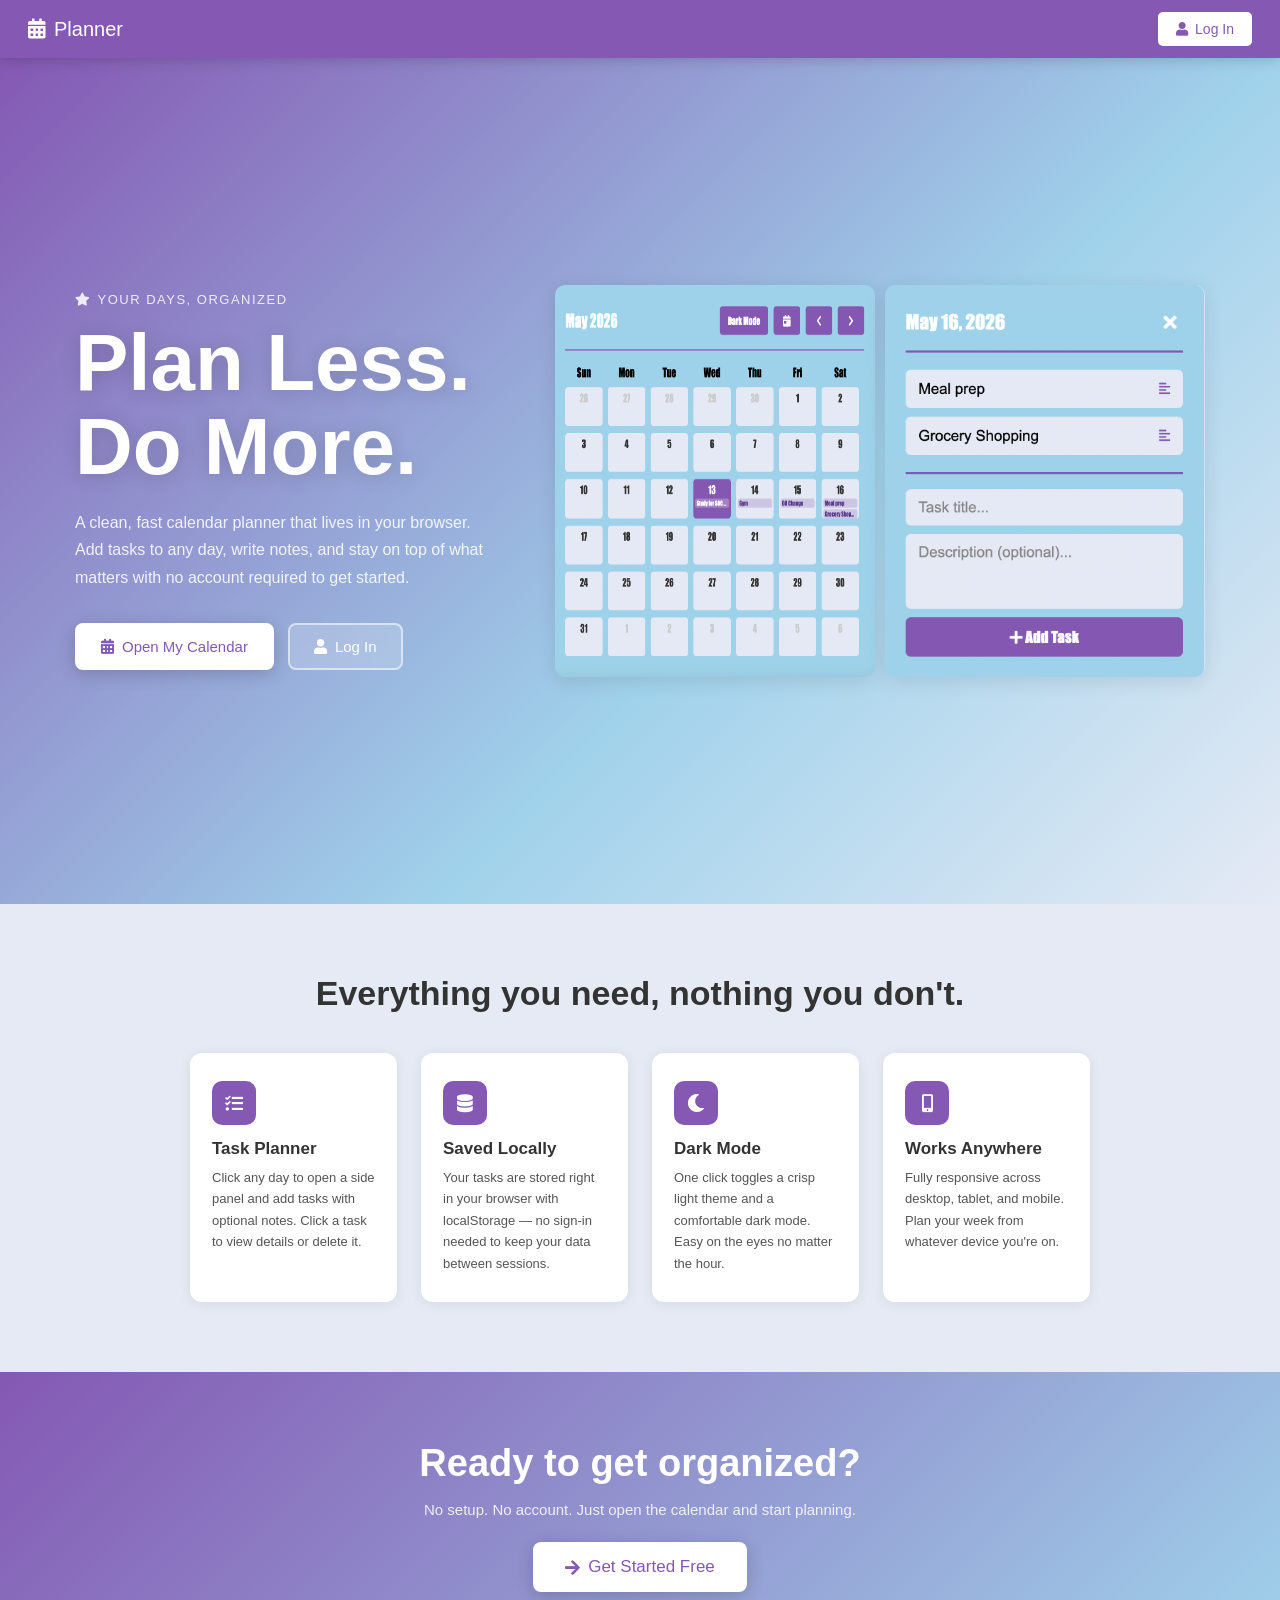
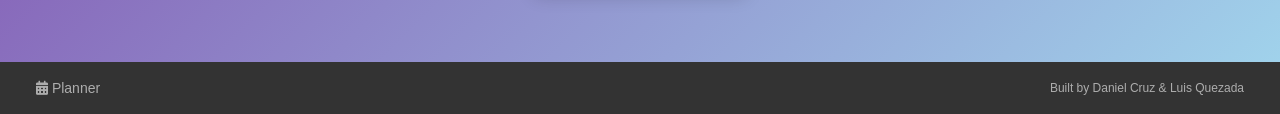
<file: index.html>
<!doctype html>
<html lang="en">
  <head>
    <meta charset="UTF-8" />
    <meta http-equiv="X-UA-Compatible" content="IE=edge" />
    <meta name="viewport" content="width=device-width, initial-scale=1.0" />
    <link rel="stylesheet" href="style.css" />
    <link
      rel="stylesheet"
      href="https://cdnjs.cloudflare.com/ajax/libs/font-awesome/5.15.3/css/all.min.css"
    />
    <title>Planner</title>
  </head>
  <body>
    <!-- TOP BAR -->
    <div class="topbar">
      <span class="topbar-logo"
        ><i class="fas fa-calendar-alt"></i> Planner</span
      >
      <button class="login-btn" id="login-btn">
        <i class="fas fa-user"></i> Log In
      </button>
    </div>

    <!-- HERO -->
    <section class="hero">
      <div class="hero-bg"></div>
      <div class="hero-content">
        <p class="hero-eyebrow">
          <i class="fas fa-star"></i> Your days, organized
        </p>
        <h1 class="hero-headline">Plan Less.<br />Do More.</h1>
        <p class="hero-sub">
          A clean, fast calendar planner that lives in your browser. Add tasks
          to any day, write notes, and stay on top of what matters with no
          account required to get started.
        </p>
        <div class="hero-actions">
          <a href="calendar.html" class="btn-primary"
            ><i class="fas fa-calendar-alt"></i> Open My Calendar</a
          >
          <button class="btn-ghost" id="hero-login-btn">
            <i class="fas fa-user"></i> Log In
          </button>
        </div>
      </div>
      <div class="hero-visual">
        <img src="cal.png" alt="Calendar preview" class="hero-mockup" />
        <img src="info.png" alt="Planner preview" class="hero-mockup" />
      </div>
    </section>

    <!-- FEATURES -->
    <section class="features">
      <h2 class="features-heading">Everything you need, nothing you don't.</h2>
      <div class="features-grid">
        <div class="feature-card">
          <div class="feature-icon"><i class="fas fa-tasks"></i></div>
          <h3>Task Planner</h3>
          <p>
            Click any day to open a side panel and add tasks with optional
            notes. Click a task to view details or delete it.
          </p>
        </div>
        <div class="feature-card">
          <div class="feature-icon"><i class="fas fa-database"></i></div>
          <h3>Saved Locally</h3>
          <p>
            Your tasks are stored right in your browser with localStorage — no
            sign-in needed to keep your data between sessions.
          </p>
        </div>
        <div class="feature-card">
          <div class="feature-icon"><i class="fas fa-moon"></i></div>
          <h3>Dark Mode</h3>
          <p>
            One click toggles a crisp light theme and a comfortable dark mode.
            Easy on the eyes no matter the hour.
          </p>
        </div>
        <div class="feature-card">
          <div class="feature-icon"><i class="fas fa-mobile-alt"></i></div>
          <h3>Works Anywhere</h3>
          <p>
            Fully responsive across desktop, tablet, and mobile. Plan your week
            from whatever device you're on.
          </p>
        </div>
      </div>
    </section>

    <!-- CTA BANNER -->
    <section class="cta-banner">
      <h2>Ready to get organized?</h2>
      <p>No setup. No account. Just open the calendar and start planning.</p>
      <a href="calendar.html" class="btn-primary large"
        ><i class="fas fa-arrow-right"></i> Get Started Free</a
      >
    </section>

    <!-- FOOTER -->
    <footer class="site-footer">
      <span><i class="fas fa-calendar-alt"></i> Planner</span>
      <span class="footer-copy">Built by Daniel Cruz & Luis Quezada</span>
    </footer>

    <!-- LOGIN MODAL -->
    <div class="modal-overlay" id="login-overlay">
      <div class="modal login-modal">
        <div class="modal-header">
          <span class="modal-title">Welcome Back</span>
          <button class="modal-close" id="login-modal-close">
            <i class="fas fa-times"></i>
          </button>
        </div>
        <p class="login-subtitle">Log in to sync your tasks across devices.</p>
        <div class="login-form">
          <div class="login-field">
            <label for="login-email"
              ><i class="fas fa-envelope"></i> Email</label
            >
            <input
              type="email"
              id="login-email"
              placeholder="your@email.com"
              autocomplete="email"
            />
          </div>
          <div class="login-field">
            <label for="login-password"
              ><i class="fas fa-lock"></i> Password</label
            >
            <div class="password-wrap">
              <input
                type="password"
                id="login-password"
                placeholder="••••••••"
                autocomplete="current-password"
              />
              <button
                class="toggle-pw"
                id="toggle-pw"
                tabindex="-1"
                aria-label="Show password"
              >
                <i class="fas fa-eye"></i>
              </button>
            </div>
          </div>
          <a href="#" class="forgot-link">Forgot password?</a>
          <button class="login-submit" id="login-submit">
            <i class="fas fa-sign-in-alt"></i> Log In
          </button>
          <p class="login-divider"><span>or</span></p>
          <button class="signup-link-btn">
            Don't have an account? <strong>Sign up</strong>
          </button>
        </div>
      </div>
    </div>

    <script>
      const loginOverlay = document.getElementById("login-overlay");
      const loginModalClose = document.getElementById("login-modal-close");
      const loginSubmit = document.getElementById("login-submit");
      const togglePw = document.getElementById("toggle-pw");
      const loginPassword = document.getElementById("login-password");

      function openLogin() {
        loginOverlay.classList.add("open");
      }
      function closeLogin() {
        loginOverlay.classList.remove("open");
      }

      document.getElementById("login-btn").addEventListener("click", openLogin);
      document
        .getElementById("hero-login-btn")
        .addEventListener("click", openLogin);
      loginModalClose.addEventListener("click", closeLogin);
      loginOverlay.addEventListener("click", (e) => {
        if (e.target === loginOverlay) closeLogin();
      });

      togglePw.addEventListener("click", () => {
        const isText = loginPassword.type === "text";
        loginPassword.type = isText ? "password" : "text";
        togglePw.querySelector("i").className = isText
          ? "fas fa-eye"
          : "fas fa-eye-slash";
      });

      loginSubmit.addEventListener("click", () => {
        const email = document.getElementById("login-email").value.trim();
        const pass = loginPassword.value;
        if (!email || !pass) {
          loginSubmit.style.background = "#c0392b";
          loginSubmit.textContent = "Fill in all fields";
          setTimeout(() => {
            loginSubmit.style.background = "";
            loginSubmit.innerHTML = '<i class="fas fa-sign-in-alt"></i> Log In';
          }, 1800);
          return;
        }

        console.log("Login attempted:", email);
        closeLogin();
      });
    </script>
  </body>
</html>
</file>
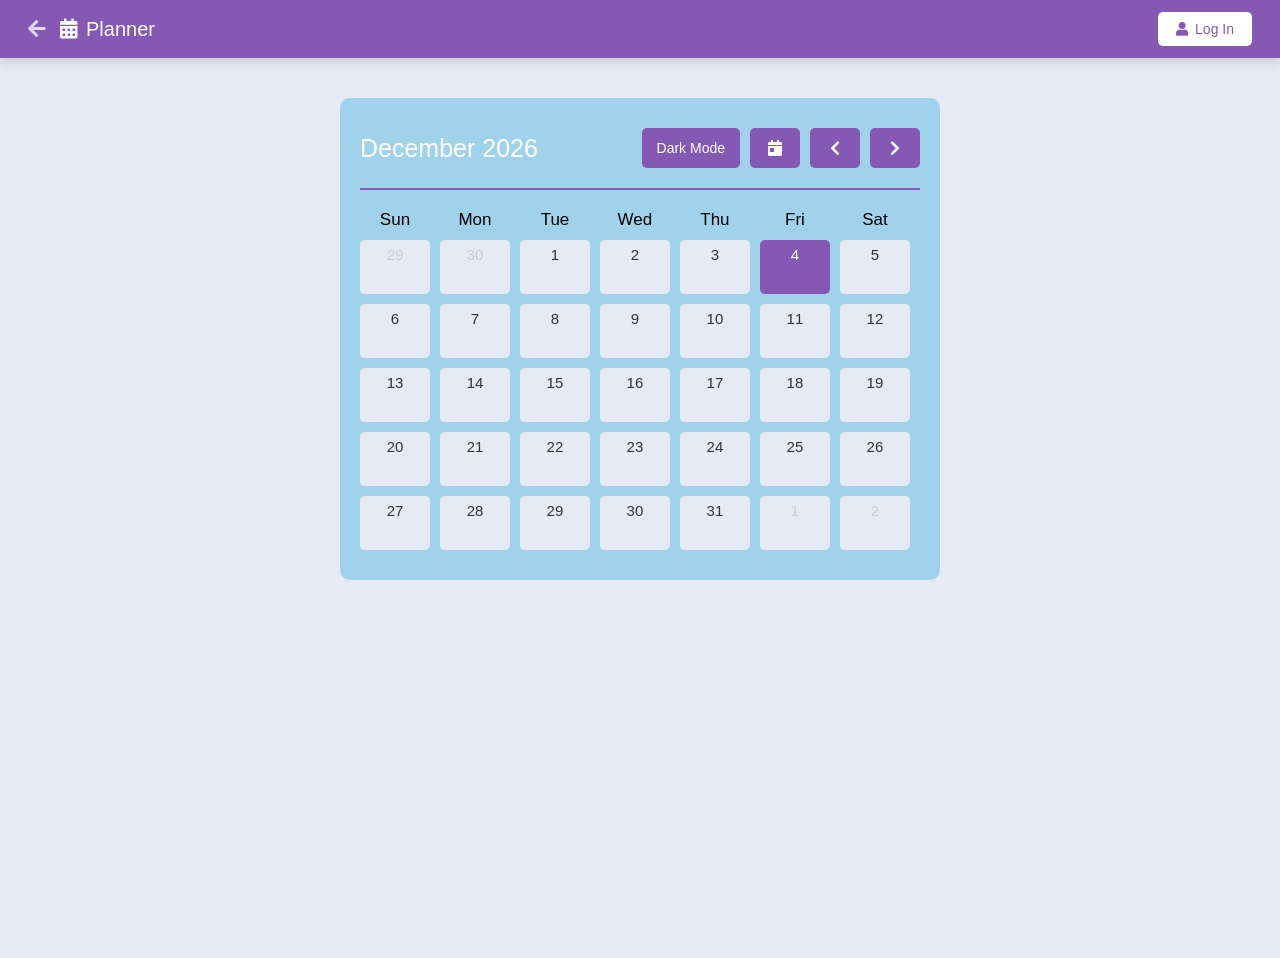
<file: calendar.html>
<!doctype html>
<html lang="en">
  <head>
    <meta charset="UTF-8" />
    <meta http-equiv="X-UA-Compatible" content="IE=edge" />
    <meta name="viewport" content="width=device-width, initial-scale=1.0" />
    <link rel="stylesheet" href="style.css" />
    <link
      rel="stylesheet"
      href="https://cdnjs.cloudflare.com/ajax/libs/font-awesome/5.15.3/css/all.min.css"
    />
    <title>Planner — Calendar</title>
  </head>
  <body>
    <!-- TOP BAR -->
    <div class="topbar">
      <span class="topbar-logo"
        ><a href="index.html" class="topbar-home"
          ><i class="fas fa-arrow-left"></i></a
        ><i class="fas fa-calendar-alt"></i> Planner</span
      >
      <button class="login-btn" id="login-btn">
        <i class="fas fa-user"></i> Log In
      </button>
    </div>

    <div class="container">
      <!-- CALENDAR -->
      <div class="calendar">
        <div class="header">
          <div class="month"></div>
          <div class="btns">
            <button id="theme-toggle">Dark Mode</button>
            <div class="btn today-btn"><i class="fas fa-calendar-day"></i></div>
            <div class="btn prev-btn"><i class="fas fa-chevron-left"></i></div>
            <div class="btn next-btn"><i class="fas fa-chevron-right"></i></div>
          </div>
        </div>
        <div class="weekdays">
          <div class="day">Sun</div>
          <div class="day">Mon</div>
          <div class="day">Tue</div>
          <div class="day">Wed</div>
          <div class="day">Thu</div>
          <div class="day">Fri</div>
          <div class="day">Sat</div>
        </div>
        <div class="days"></div>
      </div>

      <!-- PLANNER PANEL -->
      <div class="planner" id="planner">
        <div class="planner-header">
          <span class="planner-date" id="planner-date">Select a day</span>
          <button class="planner-close" id="planner-close">
            <i class="fas fa-times"></i>
          </button>
        </div>

        <div class="task-list" id="task-list">
          <p class="no-tasks" id="no-tasks">No tasks for this day.</p>
        </div>

        <div class="add-task-form" id="add-task-form">
          <input
            type="text"
            id="task-title"
            placeholder="Task title..."
            maxlength="40"
          />
          <textarea
            id="task-desc"
            placeholder="Description (optional)..."
            maxlength="300"
          ></textarea>
          <button id="add-task-btn">
            <i class="fas fa-plus"></i> Add Task
          </button>
        </div>
      </div>
    </div>

    <!-- TASK DETAIL MODAL -->
    <div class="modal-overlay" id="modal-overlay">
      <div class="modal">
        <div class="modal-header">
          <span class="modal-title" id="modal-title"></span>
          <button class="modal-close" id="modal-close">
            <i class="fas fa-times"></i>
          </button>
        </div>
        <p class="modal-desc" id="modal-desc"></p>
        <button class="modal-delete" id="modal-delete">
          <i class="fas fa-trash"></i> Delete Task
        </button>
      </div>
    </div>

    <!-- LOGIN MODAL -->
    <div class="modal-overlay" id="login-overlay">
      <div class="modal login-modal">
        <div class="modal-header">
          <span class="modal-title">Welcome Back</span>
          <button class="modal-close" id="login-modal-close">
            <i class="fas fa-times"></i>
          </button>
        </div>
        <p class="login-subtitle">Log in to sync your tasks across devices.</p>
        <div class="login-form">
          <div class="login-field">
            <label for="login-email"
              ><i class="fas fa-envelope"></i> Email</label
            >
            <input
              type="email"
              id="login-email"
              placeholder="you@example.com"
              autocomplete="email"
            />
          </div>
          <div class="login-field">
            <label for="login-password"
              ><i class="fas fa-lock"></i> Password</label
            >
            <div class="password-wrap">
              <input
                type="password"
                id="login-password"
                placeholder="••••••••"
                autocomplete="current-password"
              />
              <button
                class="toggle-pw"
                id="toggle-pw"
                tabindex="-1"
                aria-label="Show password"
              >
                <i class="fas fa-eye"></i>
              </button>
            </div>
          </div>
          <a href="#" class="forgot-link">Forgot password?</a>
          <button class="login-submit" id="login-submit">
            <i class="fas fa-sign-in-alt"></i> Log In
          </button>
          <p class="login-divider"><span>or</span></p>
          <button class="signup-link-btn" id="signup-link-btn">
            Don't have an account? <strong>Sign up</strong>
          </button>
        </div>
      </div>
    </div>

    <script src="script.js"></script>
  </body>
</html>
</file>
<file: style.css>
/* ── Variables ─────────────────────────────────────────── */
:root {
  --purple:     #8458B3;
  --purple-h:   #6e3fa0;
  --blue:       #a0d2eb;
  --body-bg:    #e5eaf5;
  --surface:    #e5eaf5;
  --card:       #fff;
  --panel:      #a0d2eb;
  --modal-bg:   #e5eaf5;
  --text:       #333;
  --text-2:     #555;
  --text-muted: #888;
  --ui:         Impact, Haettenschweiler, 'Arial Narrow Bold', sans-serif;
  --body:       Arial, sans-serif;
  --r:          5px;
  --R:          10px;
  --t:          0.15s;
}

body.dark {
  --body-bg:    #494D5F;
  --surface:    #494D5F;
  --card:       #3a3d4d;
  --panel:      #659ebb;
  --modal-bg:   #3a3d4d;
  --text:       #e5eaf5;
  --text-2:     #ccc;
  --text-muted: #aaa;
}

/* ── Reset & Base ──────────────────────────────────────── */
* {
  margin: 0;
  padding: 0;
  box-sizing: border-box;
}

body {
  font-family: var(--body);
  background-color: var(--body-bg);
  transition: background-color 0.3s;
}

/* Impact only where intentional */
h1, h2, h3, button,
.topbar-logo, .month, .planner-date,
.days .day, .weekdays .day,
.btn-primary {
  font-family: var(--ui);
}

/* Form elements don't inherit font in all browsers */
input, textarea {
  font-family: var(--body);
  color: var(--text);
}

/* ── Topbar ────────────────────────────────────────────── */
.topbar {
  display: flex;
  align-items: center;
  justify-content: space-between;
  padding: 12px 28px;
  background-color: var(--purple);
  box-shadow: 0 2px 12px rgba(0,0,0,0.18);
  position: sticky;
  top: 0;
  z-index: 50;
}

.topbar-logo {
  font-size: 20px;
  color: white;
  display: flex;
  align-items: center;
  gap: 8px;
}

.topbar-home {
  color: white;
  text-decoration: none;
  margin-right: 6px;
  opacity: 0.75;
  transition: opacity var(--t);
}

.topbar-home:hover {
  opacity: 1;
}

.login-btn,
#theme-toggle {
  border: none;
  border-radius: var(--r);
  font-size: 14px;
  cursor: pointer;
  display: flex;
  align-items: center;
  gap: 7px;
  transition: transform var(--t);
}

.login-btn {
  background: white;
  color: var(--purple);
  padding: 9px 18px;
}

.login-btn:hover {
  transform: scale(1.05);
  background: #f0e8ff;
}

#theme-toggle {
  background: var(--purple);
  color: white;
  padding: 10px 15px;
}

#theme-toggle:hover {
  transform: scale(1.05);
}

body.dark .login-btn {
  background: var(--surface);
  color: var(--text);
}

body.dark .login-btn:hover {
  background: #5a5d70;
}

/* ── Calendar Page ─────────────────────────────────────── */
.container {
  width: 100%;
  min-height: 100vh;
  display: flex;
  align-items: flex-start;
  justify-content: center;
  gap: 20px;
  padding: 40px 20px;
}

.calendar {
  width: 100%;
  max-width: 600px;
  padding: 30px 20px;
  border-radius: var(--R);
  background-color: var(--panel);
  flex-shrink: 0;
}

.calendar .header {
  display: flex;
  justify-content: space-between;
  align-items: center;
  margin-bottom: 20px;
  padding-bottom: 20px;
  border-bottom: 2px solid var(--purple);
}

.calendar .header .month {
  font-size: 25px;
  color: white;
}

.calendar .header .btns {
  display: flex;
  gap: 10px;
}

.calendar .header .btns .btn {
  width: 50px;
  height: 40px;
  display: flex;
  align-items: center;
  justify-content: center;
  border-radius: var(--r);
  color: white;
  background: var(--purple);
  font-size: 16px;
  cursor: pointer;
  transition: transform var(--t);
}

.calendar .header .btns .btn:hover {
  transform: scale(1.06);
}

.weekdays {
  display: flex;
  gap: 10px;
  margin-bottom: 10px;
}

.weekdays .day {
  width: calc(100% / 7 - 10px);
  text-align: center;
  font-size: 17px;
}

.days {
  display: flex;
  flex-wrap: wrap;
  gap: 10px;
}

.days .day {
  width: calc(100% / 7 - 10px);
  min-height: 54px;
  display: flex;
  flex-direction: column;
  align-items: center;
  justify-content: flex-start;
  padding-top: 6px;
  border-radius: var(--r);
  font-size: 15px;
  color: var(--text);
  background: var(--surface);
  cursor: pointer;
  transition: transform var(--t), background-color 0.2s;
  position: relative;
  overflow: hidden;
}

.days .day:not(.next):not(.prev):hover {
  color: white;
  background: var(--purple);
  transform: scale(1.04);
}

.days .day:not(.next):not(.prev):hover .task-dot-label {
  background: rgba(255,255,255,0.25);
  color: white;
}

.days .day.today {
  color: white;
  background: var(--purple);
}

.days .day.selected {
  outline: 3px solid white;
  outline-offset: -3px;
}

.days .day.next,
.days .day.prev {
  color: #ccc;
  cursor: default;
}

.task-dots {
  display: flex;
  flex-direction: column;
  gap: 2px;
  width: 100%;
  padding: 0 3px;
  margin-top: 3px;
}

.task-dot-label {
  font-size: 9px;
  background: rgba(132,88,179,0.25);
  color: #5a3a8a;
  border-radius: 3px;
  padding: 1px 3px;
  white-space: nowrap;
  overflow: hidden;
  text-overflow: ellipsis;
  display: block;
}

.days .day.today .task-dot-label {
  background: rgba(255,255,255,0.25);
  color: white;
}

.task-dot-label.more {
  background: rgba(132,88,179,0.4);
  text-align: center;
}

body.dark .task-dot-label {
  background: rgba(255,255,255,0.15);
  color: #e5eaf5;
}

/* ── Planner Panel ─────────────────────────────────────── */
.planner {
  width: 300px;
  flex-shrink: 0;
  background: var(--panel);
  border-radius: var(--R);
  padding: 20px;
  display: none;
  flex-direction: column;
  gap: 16px;
  max-height: 90vh;
  overflow-y: auto;
}

.planner.open {
  display: flex;
}

.planner-header {
  display: flex;
  justify-content: space-between;
  align-items: center;
  border-bottom: 2px solid var(--purple);
  padding-bottom: 12px;
}

.planner-date {
  font-size: 18px;
  color: white;
}

.planner-close {
  background: none;
  border: none;
  color: white;
  font-size: 18px;
  cursor: pointer;
  padding: 4px 6px;
  border-radius: var(--r);
}

.planner-close:hover {
  background: rgba(255,255,255,0.2);
}

.task-list {
  display: flex;
  flex-direction: column;
  gap: 8px;
}

.no-tasks {
  color: rgba(255,255,255,0.7);
  font-size: 14px;
  text-align: center;
  padding: 10px 0;
}

.task-item {
  background: var(--surface);
  border-radius: var(--r);
  padding: 10px 12px;
  display: flex;
  align-items: center;
  justify-content: space-between;
  cursor: pointer;
  transition: background var(--t), transform var(--t);
}

.task-item:hover {
  background: var(--purple);
  color: white;
  transform: scale(1.02);
}

.task-item:hover .task-item-has-desc {
  color: rgba(255,255,255,0.8);
}

.task-item-title {
  font-size: 14px;
  flex: 1;
  overflow: hidden;
  text-overflow: ellipsis;
  white-space: nowrap;
}

.task-item-has-desc {
  color: var(--purple);
  font-size: 12px;
  margin-left: 8px;
}

.add-task-form {
  display: flex;
  flex-direction: column;
  gap: 8px;
  border-top: 2px solid var(--purple);
  padding-top: 14px;
}

.add-task-form input,
.add-task-form textarea {
  border: none;
  border-radius: var(--r);
  padding: 9px 12px;
  font-size: 14px;
  background: var(--surface);
  resize: none;
  outline: none;
  transition: box-shadow 0.2s;
}

.add-task-form input:focus,
.add-task-form textarea:focus {
  box-shadow: 0 0 0 2px var(--purple);
}

.add-task-form textarea {
  height: 70px;
}

.add-task-form input::placeholder,
.add-task-form textarea::placeholder {
  color: var(--text-muted);
}

.add-task-form button {
  background: var(--purple);
  color: white;
  border: none;
  border-radius: var(--r);
  padding: 10px;
  font-size: 14px;
  cursor: pointer;
  transition: transform var(--t), background var(--t);
}

.add-task-form button:hover {
  transform: scale(1.03);
  background: var(--purple-h);
}

/* ── Modal ─────────────────────────────────────────────── */
.modal-overlay {
  position: fixed;
  inset: 0;
  background: rgba(0,0,0,0.45);
  display: none;
  align-items: center;
  justify-content: center;
  z-index: 100;
  padding: 20px;
}

.modal-overlay.open {
  display: flex;
}

.modal {
  background: var(--modal-bg);
  border-radius: var(--R);
  padding: 24px;
  max-width: 400px;
  width: 100%;
  display: flex;
  flex-direction: column;
  gap: 14px;
  box-shadow: 0 8px 30px rgba(0,0,0,0.25);
}

.modal-header {
  display: flex;
  justify-content: space-between;
  align-items: flex-start;
  gap: 10px;
}

.modal-title {
  font-size: 20px;
  color: var(--text);
  line-height: 1.3;
}

.modal-close {
  background: none;
  border: none;
  font-size: 18px;
  cursor: pointer;
  color: var(--text-muted);
  padding: 2px 6px;
  border-radius: 4px;
}

.modal-close:hover {
  color: var(--text);
  background: rgba(0,0,0,0.08);
}

.modal-desc {
  font-size: 14px;
  color: var(--text-2);
  line-height: 1.6;
  white-space: pre-wrap;
}

.modal-delete {
  align-self: flex-end;
  background: #c0392b;
  color: white;
  border: none;
  border-radius: var(--r);
  padding: 8px 14px;
  font-size: 13px;
  cursor: pointer;
  transition: transform var(--t), background var(--t);
}

.modal-delete:hover {
  transform: scale(1.04);
  background: #a93226;
}

/* ── Login Modal ───────────────────────────────────────── */
.login-modal {
  max-width: 380px;
}

.login-subtitle {
  font-size: 13px;
  color: var(--text-muted);
  margin-top: -6px;
}

.login-form {
  display: flex;
  flex-direction: column;
  gap: 12px;
}

.login-field {
  display: flex;
  flex-direction: column;
  gap: 5px;
}

.login-field label {
  font-size: 12px;
  color: var(--purple);
  font-weight: 600;
  display: flex;
  align-items: center;
  gap: 5px;
}

.login-field input {
  border: 2px solid #ddd;
  border-radius: var(--r);
  padding: 10px 12px;
  font-size: 14px;
  width: 100%;
  outline: none;
  transition: border-color 0.2s, box-shadow 0.2s;
}

.login-field input:focus {
  border-color: var(--purple);
  box-shadow: 0 0 0 3px rgba(132,88,179,0.15);
}

.login-field input::placeholder {
  color: var(--text-muted);
}

.password-wrap {
  position: relative;
  display: flex;
  align-items: center;
}

.password-wrap input {
  padding-right: 42px;
}

.toggle-pw {
  position: absolute;
  right: 10px;
  background: none;
  border: none;
  color: var(--text-muted);
  cursor: pointer;
  font-size: 14px;
  padding: 4px;
  transition: color var(--t);
}

.toggle-pw:hover {
  color: var(--purple);
}

.forgot-link {
  font-size: 12px;
  color: var(--purple);
  text-decoration: none;
  text-align: right;
  transition: opacity var(--t);
}

.forgot-link:hover {
  opacity: 0.7;
  text-decoration: underline;
}

.login-submit {
  background: var(--purple);
  color: white;
  border: none;
  border-radius: var(--r);
  padding: 11px;
  font-size: 15px;
  cursor: pointer;
  display: flex;
  align-items: center;
  justify-content: center;
  gap: 8px;
  transition: transform var(--t), background var(--t);
}

.login-submit:hover {
  transform: scale(1.02);
  background: var(--purple-h);
}

.login-divider {
  display: flex;
  align-items: center;
  gap: 10px;
  font-size: 12px;
  color: #bbb;
}

.login-divider::before,
.login-divider::after {
  content: "";
  flex: 1;
  height: 1px;
  background: #e0e0e0;
}

.signup-link-btn {
  background: none;
  border: 2px solid var(--purple);
  border-radius: var(--r);
  padding: 9px;
  font-size: 13px;
  color: var(--purple);
  cursor: pointer;
  text-align: center;
  transition: background var(--t), transform var(--t);
}

.signup-link-btn:hover {
  background: rgba(132,88,179,0.08);
  transform: scale(1.02);
}

body.dark .login-field input {
  border-color: #5a5d70;
}

body.dark .login-field label,
body.dark .forgot-link {
  color: #c4a0f0;
}

body.dark .signup-link-btn {
  border-color: #c4a0f0;
  color: #c4a0f0;
}

body.dark .signup-link-btn:hover {
  background: rgba(196,160,240,0.1);
}

/* ── Home: Hero ────────────────────────────────────────── */
.hero {
  min-height: calc(100vh - 54px);
  display: flex;
  align-items: center;
  justify-content: center;
  gap: 60px;
  padding: 60px 40px;
  position: relative;
  overflow: hidden;
}

.hero-bg {
  position: absolute;
  inset: 0;
  z-index: 0;
  background: linear-gradient(135deg, var(--purple) 0%, var(--blue) 60%, var(--body-bg) 100%);
}

body.dark .hero-bg {
  background: linear-gradient(135deg, #5c3d8a 0%, #3a6a80 60%, var(--body-bg) 100%);
}

.hero-content,
.hero-visual {
  position: relative;
  z-index: 1;
}

.hero-content {
  max-width: 480px;
}

.hero-visual {
  display: flex;
  flex-direction: row;
  gap: 10px;
}

.hero-visual img {
  width: 100%;
  max-width: 320px;
  height: auto;
  border-radius: var(--R);
  box-shadow: 0 4px 20px rgba(0,0,0,0.1);
}

.hero-eyebrow {
  font-size: 13px;
  color: rgba(255,255,255,0.85);
  letter-spacing: 1.5px;
  text-transform: uppercase;
  margin-bottom: 14px;
  display: flex;
  align-items: center;
  gap: 6px;
}

.hero-headline {
  font-size: clamp(48px, 8vw, 80px);
  color: white;
  line-height: 1.05;
  margin-bottom: 20px;
  text-shadow: 0 2px 20px rgba(0,0,0,0.15);
}

.hero-sub {
  font-size: 16px;
  color: rgba(255,255,255,0.88);
  line-height: 1.7;
  margin-bottom: 32px;
  max-width: 420px;
}

.hero-actions {
  display: flex;
  gap: 14px;
  flex-wrap: wrap;
}

.btn-primary {
  background: white;
  color: var(--purple);
  border: none;
  border-radius: 8px;
  padding: 13px 26px;
  font-size: 15px;
  cursor: pointer;
  text-decoration: none;
  display: inline-flex;
  align-items: center;
  gap: 8px;
  box-shadow: 0 4px 18px rgba(0,0,0,0.18);
  transition: transform var(--t), box-shadow var(--t);
}

.btn-primary:hover {
  transform: scale(1.05);
  box-shadow: 0 6px 24px rgba(0,0,0,0.22);
}

.btn-primary.large {
  font-size: 17px;
  padding: 15px 32px;
}

.btn-ghost {
  background: rgba(255,255,255,0.18);
  color: white;
  border: 2px solid rgba(255,255,255,0.55);
  border-radius: 8px;
  padding: 13px 24px;
  font-size: 15px;
  cursor: pointer;
  display: inline-flex;
  align-items: center;
  gap: 8px;
  backdrop-filter: blur(6px);
  transition: transform var(--t), background var(--t);
}

.btn-ghost:hover {
  transform: scale(1.04);
  background: rgba(255,255,255,0.28);
}

.md-chip {
  font-size: 7px;
  background: rgba(132,88,179,0.3);
  color: #5a3a8a;
  border-radius: 2px;
  padding: 0 2px;
  width: 100%;
  overflow: hidden;
  text-overflow: ellipsis;
  white-space: nowrap;
  text-align: center;
  display: block;
}

body.dark .md-chip {
  color: #ddd;
}

.mp-header {
  font-size: 14px;
  color: white;
  border-bottom: 1px solid var(--purple);
  padding-bottom: 8px;
}

.mp-task {
  font-size: 12px;
  background: var(--surface);
  color: var(--text);
  border-radius: var(--r);
  padding: 7px 10px;
  display: flex;
  align-items: center;
  gap: 7px;
}

.mp-task i {
  color: var(--purple);
  font-size: 10px;
}

.mp-add {
  font-size: 12px;
  color: rgba(255,255,255,0.6);
  display: flex;
  align-items: center;
  gap: 6px;
  padding: 4px 2px;
}

/* ── Home: Features ────────────────────────────────────── */
.features {
  background: var(--body-bg);
  padding: 70px 40px;
  text-align: center;
}

.features h2 {
  font-size: clamp(22px, 4vw, 34px);
  color: var(--text);
  margin-bottom: 40px;
}

.features-grid {
  display: grid;
  grid-template-columns: repeat(auto-fit, minmax(200px, 1fr));
  gap: 24px;
  max-width: 900px;
  margin: 0 auto;
}

.feature-card {
  background: var(--card);
  border-radius: 12px;
  padding: 28px 22px;
  box-shadow: 0 2px 14px rgba(0,0,0,0.07);
  transition: transform 0.2s, box-shadow 0.2s;
  text-align: left;
}

.feature-card:hover {
  transform: translateY(-4px);
  box-shadow: 0 8px 28px rgba(132,88,179,0.15);
}

.feature-icon {
  width: 44px;
  height: 44px;
  background: var(--purple);
  border-radius: var(--R);
  display: flex;
  align-items: center;
  justify-content: center;
  color: white;
  font-size: 18px;
  margin-bottom: 14px;
}

.feature-card h3 {
  font-size: 17px;
  color: var(--text);
  margin-bottom: 8px;
}

.feature-card p {
  font-size: 13px;
  color: var(--text-2);
  line-height: 1.65;
}

/* ── Home: CTA & Footer ────────────────────────────────── */
.cta-banner {
  background: linear-gradient(135deg, var(--purple), var(--blue));
  padding: 70px 40px;
  text-align: center;
  display: flex;
  flex-direction: column;
  align-items: center;
  gap: 16px;
}

.cta-banner h2 {
  font-size: clamp(24px, 4vw, 38px);
  color: white;
}

.cta-banner p {
  font-size: 15px;
  color: rgba(255,255,255,0.85);
  margin-bottom: 8px;
}

.site-footer {
  background: #333;
  color: rgba(255,255,255,0.6);
  display: flex;
  align-items: center;
  justify-content: space-between;
  padding: 18px 36px;
  font-size: 14px;
}

.footer-copy {
  font-size: 12px;
}

body.dark .site-footer {
  background: #1e1f28;
}

/* ── Responsive ────────────────────────────────────────── */
@media (max-width: 900px) {
  .hero {
    flex-direction: column;
    text-align: center;
    gap: 40px;
    padding: 50px 24px;
  }

  .hero-content {
    max-width: 100%;
  }

  .hero-eyebrow,
  .hero-actions {
    justify-content: center;
  }

  .hero-sub {
    margin: 0 auto 32px;
  }

  .hero-visual {
    align-items: center;
  }
}

@media (max-width: 700px) {
  .container {
    flex-direction: column;
    align-items: center;
    padding: 20px 12px;
  }

  .planner {
    width: 100%;
    max-width: 600px;
  }
}

@media (max-width: 500px) {
  .features,
  .cta-banner {
    padding: 50px 20px;
  }

  .site-footer {
    padding: 16px 20px;
  }
}
</file>
